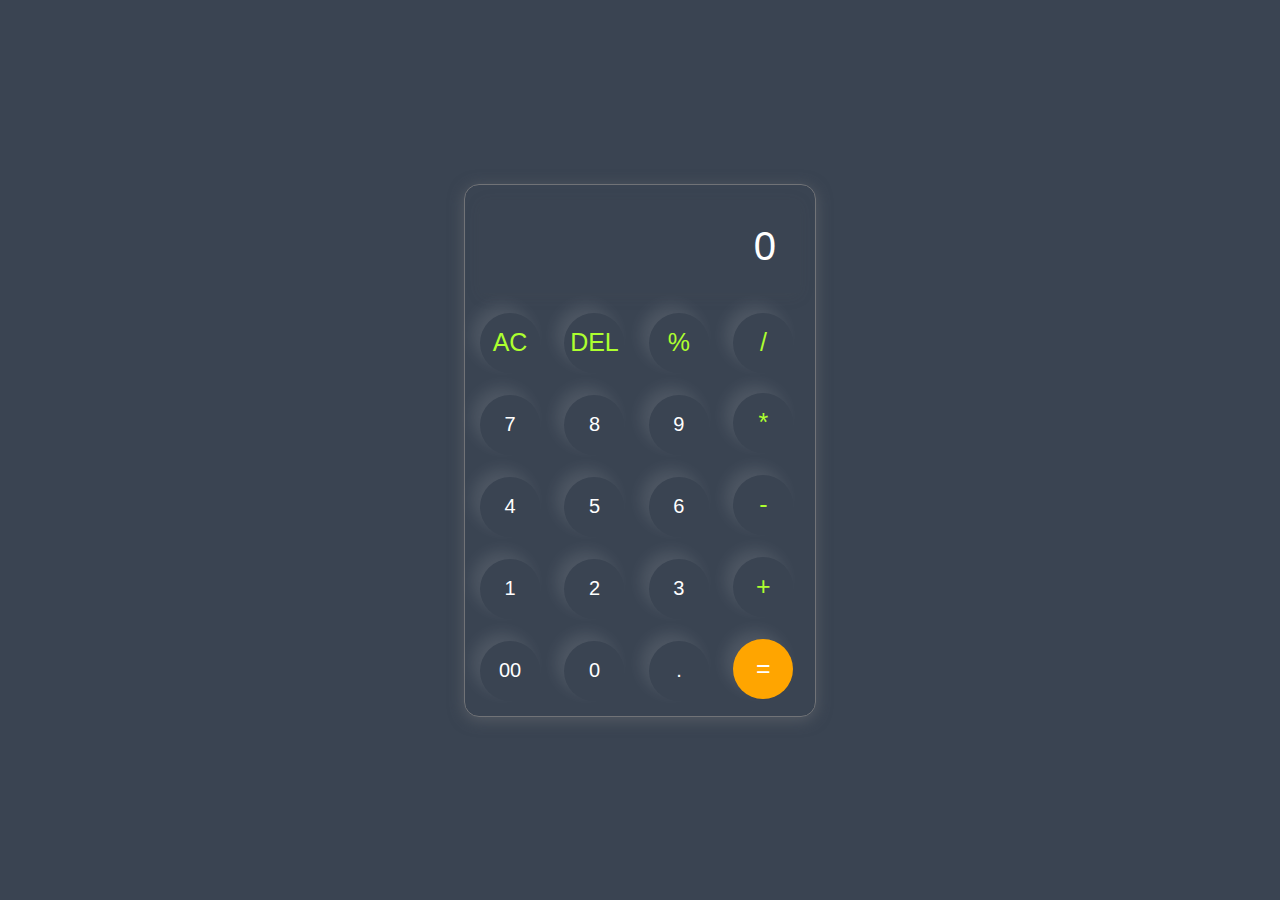
<file: index.html>
<!DOCTYPE html>
<html lang="en">
<head>
    <meta charset="UTF-8">
    <meta http-equiv="X-UA-Compatible" content="IE=edge">
    <meta name="viewport" content="width=device-width, initial-scale=1.0">
    <link rel="stylesheet" href="style.css">
    
    <title>calculator - By Adigun</title>

</head>
<body>
    <div class="calculator">
        <input type="text" placeholder="0" id="inputBox" maxlength="2">
        <div>
            <button class="operator" >AC</button>
            <button class="operator">DEL</button>
            <button class="operator">%</button>
            <button class="operator">/</button>
        </div>
        <div>
            <button>7</button>
            <button>8</button>
            <button>9</button>
            <button class="operator">*</button>
        </div>
        <div>
            <button>4</button>
            <button>5</button>
            <button>6</button>
            <button class="operator">-</button>
        </div>
        <div>
            <button>1</button>
            <button>2</button>
            <button>3</button>
            <button class="operator">+</button>
        </div>
        <div>
            <button>00</button>
            <button>0</button>
            <button>.</button>
            <button class="equal-Btn">=</button>
        </div>

    </div>
    <script src="script.js"></script>
   
    
</body>
</html>
</file>
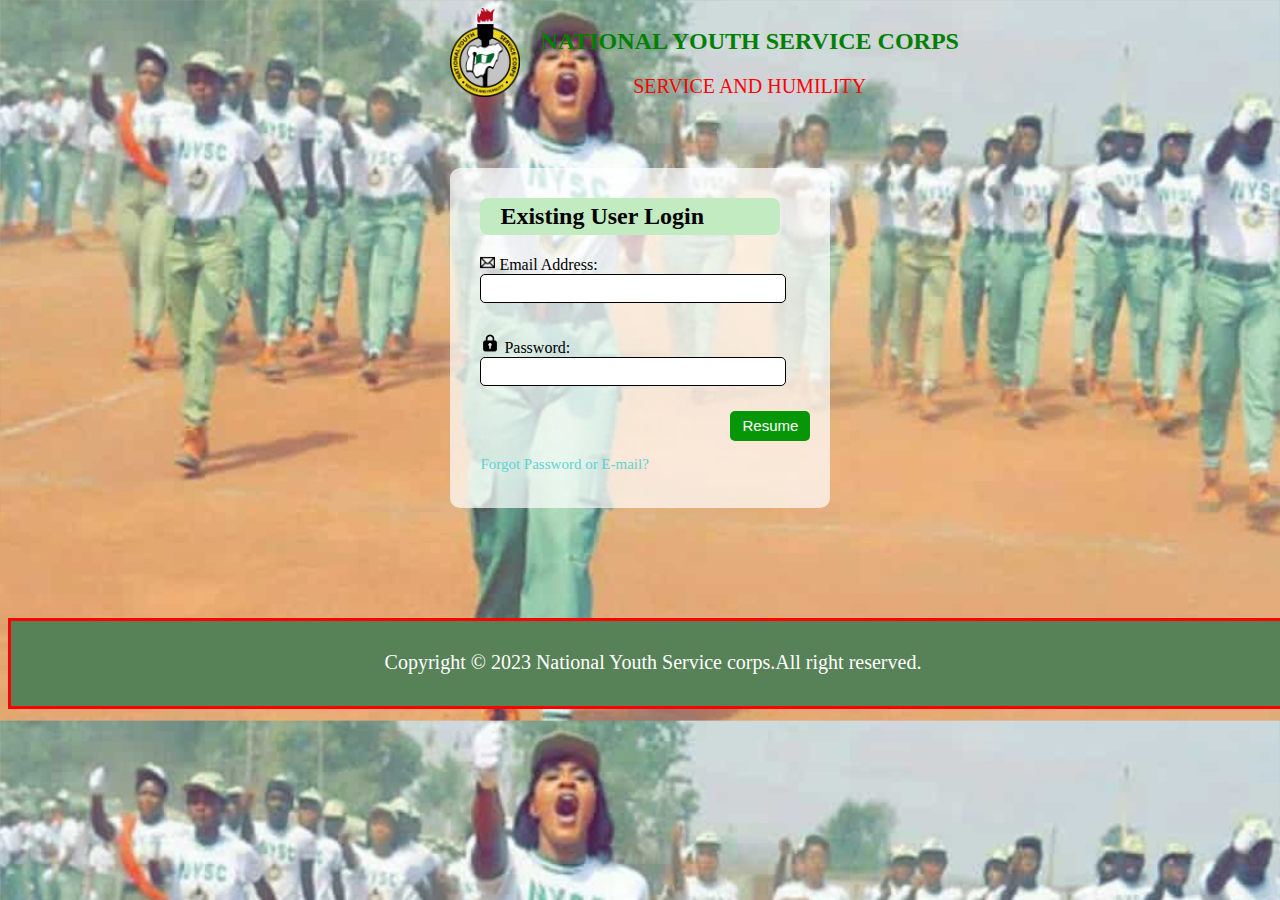
<file: mains.html>
<!DOCTYPE html>
<html lang="en">
<head>
    <meta charset="UTF-8">
    <meta http-equiv="X-UA-Compatible" content="IE=edge">
    <meta name="viewport" content="width=device-width, initial-scale=1.0">
    <title>NYSC</title>
    <link rel="stylesheet" href="mains.css">
</head>
<body>
    <header class="header-root">
        <div class="general-div">
    <div class="image-div">
        <img src="img/nysc logo div.png" alt="nysc logo">
    </div>
    <div class="national-div">
        <h2 style="color: green;">NATIONAL YOUTH SERVICE CORPS</h2>
        <p style="text-align: center; font-size: 20px; color: red;"> SERVICE AND HUMILITY</p>
    </div>
</div>

<div>
    <form action="index.html">
        <div class="existing-div"> 
        <h2>Existing User Login</h2>
    </div>
        
        <div class="message-div">
                    <img src="img/sms2.png" alt="message icon">
                    <label for="Email Address" id="Email address">Email Address:</label><br>
                    <input type="Email Address" id="Email Address">
                </div>
               
                <div class="password-div">
                    <img src="img/password2.png" alt="Password key">
                    <label for="Password" id="Password">Password:</label><br>
                    <input type="Password" id="Password" required >
                </div>
                <div class="resume-div">
                    <button>Resume</button>
                </div>
                <div class="forgot-div">
            <p>Forgot Password or E-mail?</p>
        </div>

    </form>
</div>
</header>
    
</body>
<footer>
    <div class="copy-div">
        <p> Copyright &copy; 2023 National Youth Service corps.All right reserved. </p>
    </div>

</footer>

</html>
</file>
<file: style.css>
*{
    margin: 0;
    padding: 0;
    box-sizing: border-box;
    font-family:Arial, Helvetica, sans-serif;
    }
    body{
        width: 100%;
        height: 100vh;
        display: flex;
        justify-content: center;
        align-items: center;
        background-color: #3a4452;
        color: #ffffff;
    }
    .calculator{
        border: 1px solid #717377;
        padding: 5px;
        border-radius: 15px;
        background: transparent;
        box-shadow: 0px 3px 15px rgba(113,115,119,0.5);
    }

    input{
        width: 320px;
        background: transparent;
        border: none;
        font-size: 40px;
        padding: 24px;
        margin: 10px;
        text-align: right;
        box-shadow: 0px 3px 15px rgba(84, 84, 84, 0.1);
        color: #ffffff
        m
    ;
    }
    input::placeholder{
        color: white;
       
    }
    button{
        width: 60px;
        height: 60px;
        border-radius: 50%;
        font-size: 20px;
        margin: 10px;
        border: none;
        background: transparent;
        font-size: 20px;
        color: white;
        box-shadow: -8px -8px 15px rgba(255, 255, 255, 0.1) ;
        cursor: pointer;
    }
    .equal-Btn{
        background: orange;
        font-size: 25px;
    }
    .operator{
        color: greenyellow;
        font-size: 25px;
    }
</file>
<file: mains.css>
body{
    background-image:url(img/legit\ member.jpg);
    background-size: cover;
    
}
.header-root{
    justify-content: center;
    margin-left: 35%;

}
.general-div{
    display: flex;
    column-gap: 20px;
}
.image-div>img{
    width: 70px;
}
.message-div>img{
    width: 15px;
}
.password-div>img{
    width: 20px;
}

form{
    margin-top: 50px;
    background-color:rgb(255, 255, 255,0.7);
    
    width: 250px;
    height: 300px;
    padding: 10px 100px 30px 30px;
    border-radius: 10px;
    }
    .existing-div{
        background-color: rgb(194, 235, 194);
        border-radius: 8px;
        width: 300px;

    }
    .existing-div>h2{
       padding: 5px 0px 5px 20px;
    }
    form>.message-div>input{
        margin-bottom: 30px ;
        
        width: 300px;
        border-radius: 5px;
        height: 25px;
        border: 1px solid black;
        
    }
    form>.password-div>input{
        width: 300px;
        border-radius: 5px;
        height: 25px;
        border: 1px solid black;
    }
   .resume-div>button{
    margin-top: 25px;
    background-color: rgb(7, 150, 7);
    color: white;
    border: none;
    width: 80px;
    height: 30px;
    font-weight: 200;
    font-size: 15px;
    border-radius: 5px;

   }
   .resume-div{
    margin-left: 250px;
    
   }
   .forgot-div>p{
    color:rgb(96, 210, 210);
    font-size: 15px;
    font-weight: 100px;
   }
   .copy-div{
    margin-top: 110px;
    background-color: rgb(87, 129, 87);
    height: 65px;
    width: 100%;
    padding: 10px 10px 10px 10px;
    border: 3px red solid;
    
  }
  .copy-div>p{
    text-align: center;
    color: white;
    font-size: 20px;
  }
</file>
